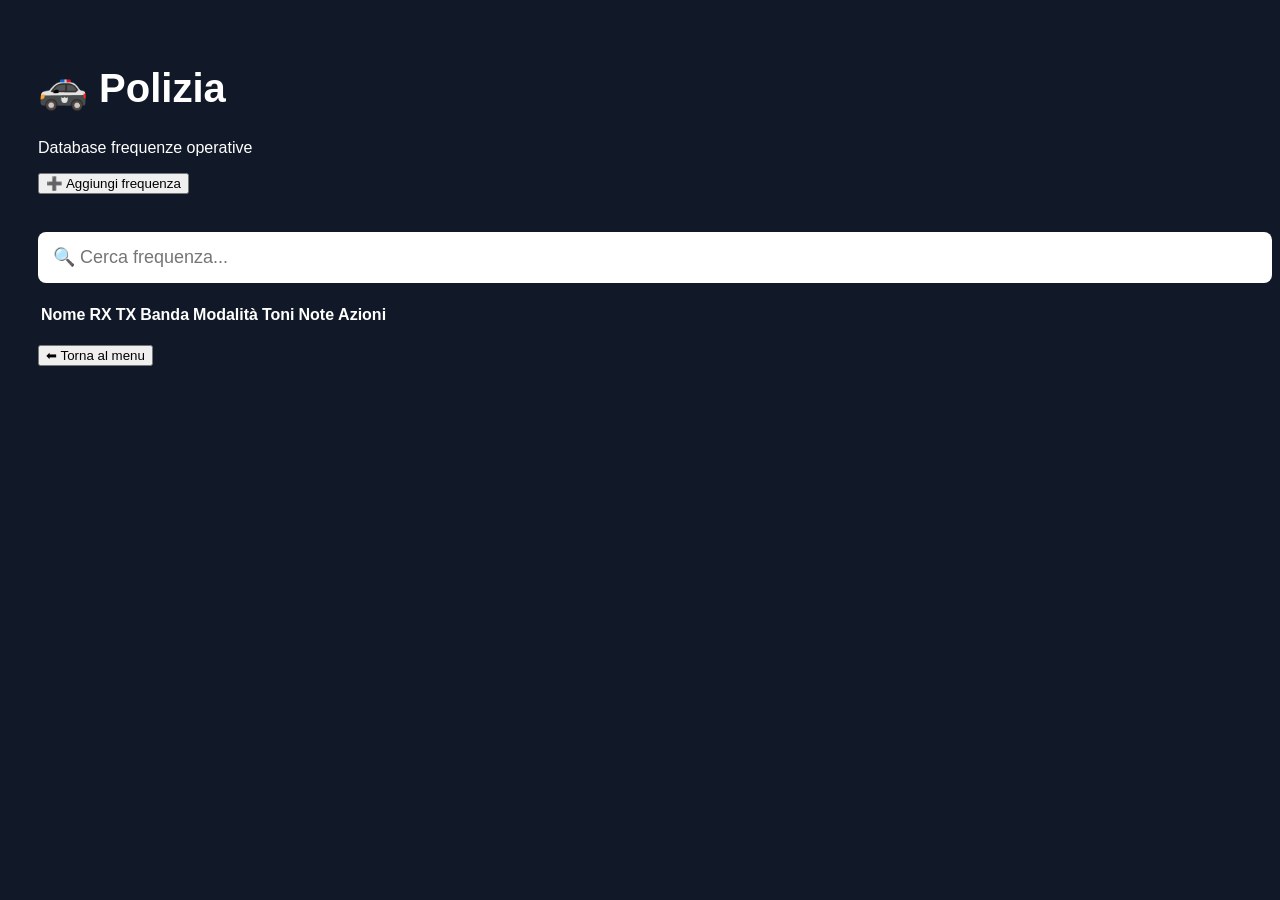
<file: polizia.html>
<!DOCTYPE html>
<html>

<head>
    <title>OPSNET - Polizia</title>
    <link rel="stylesheet" href="Style.css">
</head>


<body onload="caricaFrequenze('polizia')">


<h1>🚓 Polizia</h1>

<p>Database frequenze operative</p>


<button onclick="aggiungiFrequenza()">
➕ Aggiungi frequenza
</button>


<br><br>


<input 
type="text"
id="ricerca"
placeholder="🔍 Cerca frequenza..."
onkeyup="caricaFrequenze('polizia')">



<table>

<thead>

<tr>
<th>Nome</th>
<th>RX</th>
<th>TX</th>
<th>Banda</th>
<th>Modalità</th>
<th>Toni</th>
<th>Note</th>
<th>Azioni</th>
</tr>

</thead>


<tbody id="tabellaFrequenze">

</tbody>


</table>


<br>


<button onclick="window.location.href='portal.html'">
⬅ Torna al menu
</button>



<script src="Script.js"></script>


</body>

</html>
</file>
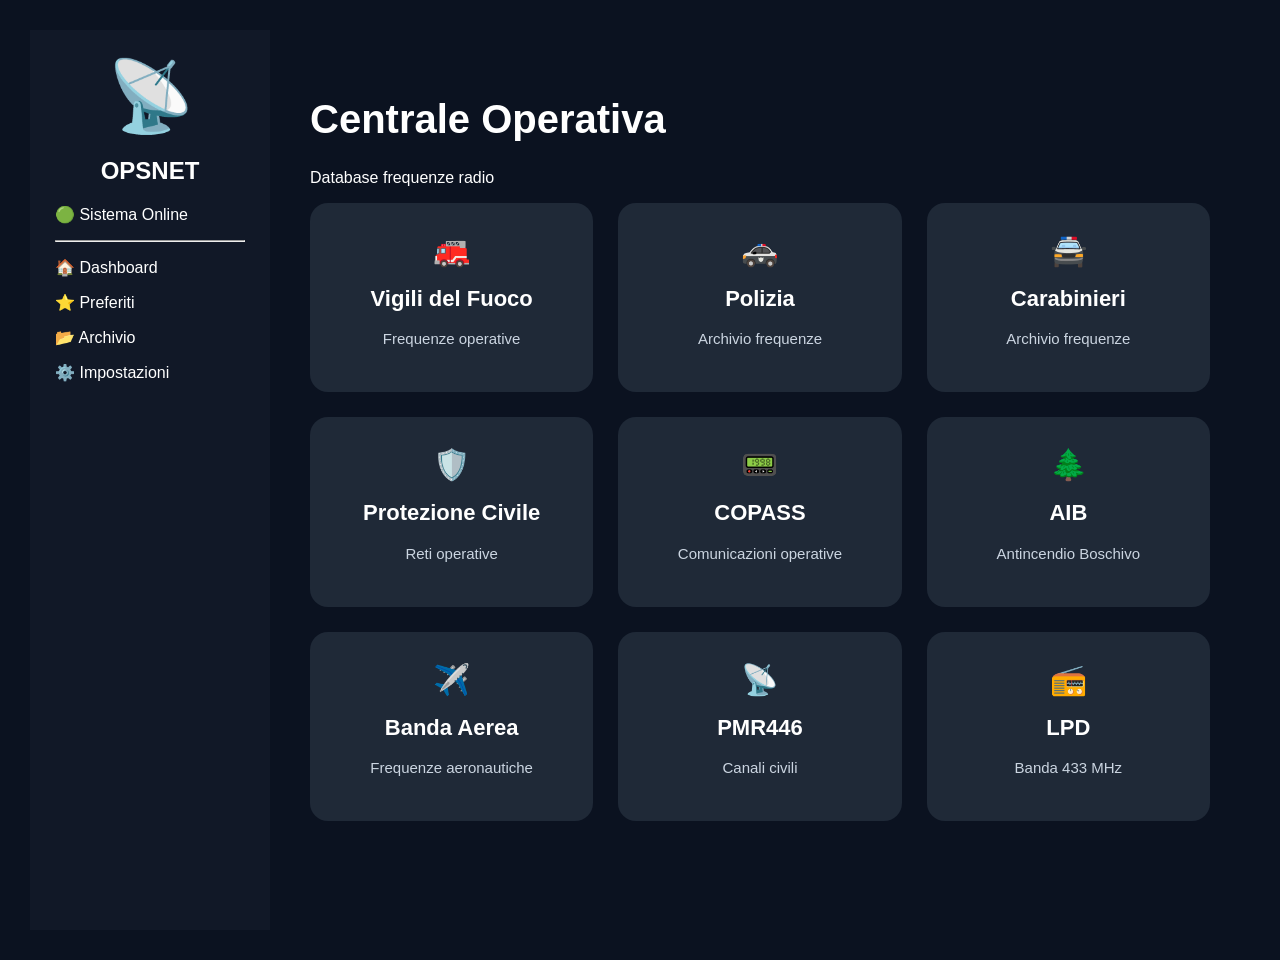
<file: portal.html>
<!DOCTYPE html>
<html>

<head>

<title>OPSNET - Centrale Operativa</title>
<link rel="stylesheet" href="Style.css">

</head>


<body class="dashboard">


<div class="sidebar">

<div class="logo">
📡
</div>

<h2>OPSNET</h2>

<p>🟢 Sistema Online</p>

<hr>

<p>🏠 Dashboard</p>
<p>⭐ Preferiti</p>
<p>📂 Archivio</p>
<p>⚙️ Impostazioni</p>

</div>



<div class="main">

<h1>Centrale Operativa</h1>

<p>Database frequenze radio</p>


<div class="grid">


<div class="card" onclick="apriSettore('vvf')">
🚒
<h2>Vigili del Fuoco</h2>
<p>Frequenze operative</p>
</div>


<div class="card" onclick="apriSettore('polizia')">
🚓
<h2>Polizia</h2>
<p>Archivio frequenze</p>
</div>


<div class="card">
🚔
<h2>Carabinieri</h2>
<p>Archivio frequenze</p>
</div>


<div class="card">
🛡️
<h2>Protezione Civile</h2>
<p>Reti operative</p>
</div>


<div class="card">
📟
<h2>COPASS</h2>
<p>Comunicazioni operative</p>
</div>


<div class="card">
🌲
<h2>AIB</h2>
<p>Antincendio Boschivo</p>
</div>


<div class="card">
✈️
<h2>Banda Aerea</h2>
<p>Frequenze aeronautiche</p>
</div>


<div class="card">
📡
<h2>PMR446</h2>
<p>Canali civili</p>
</div>


<div class="card">
📻
<h2>LPD</h2>
<p>Banda 433 MHz</p>
</div>


</div>

</div>


<script src="Script.js"></script>


</body>

</html>
</file>
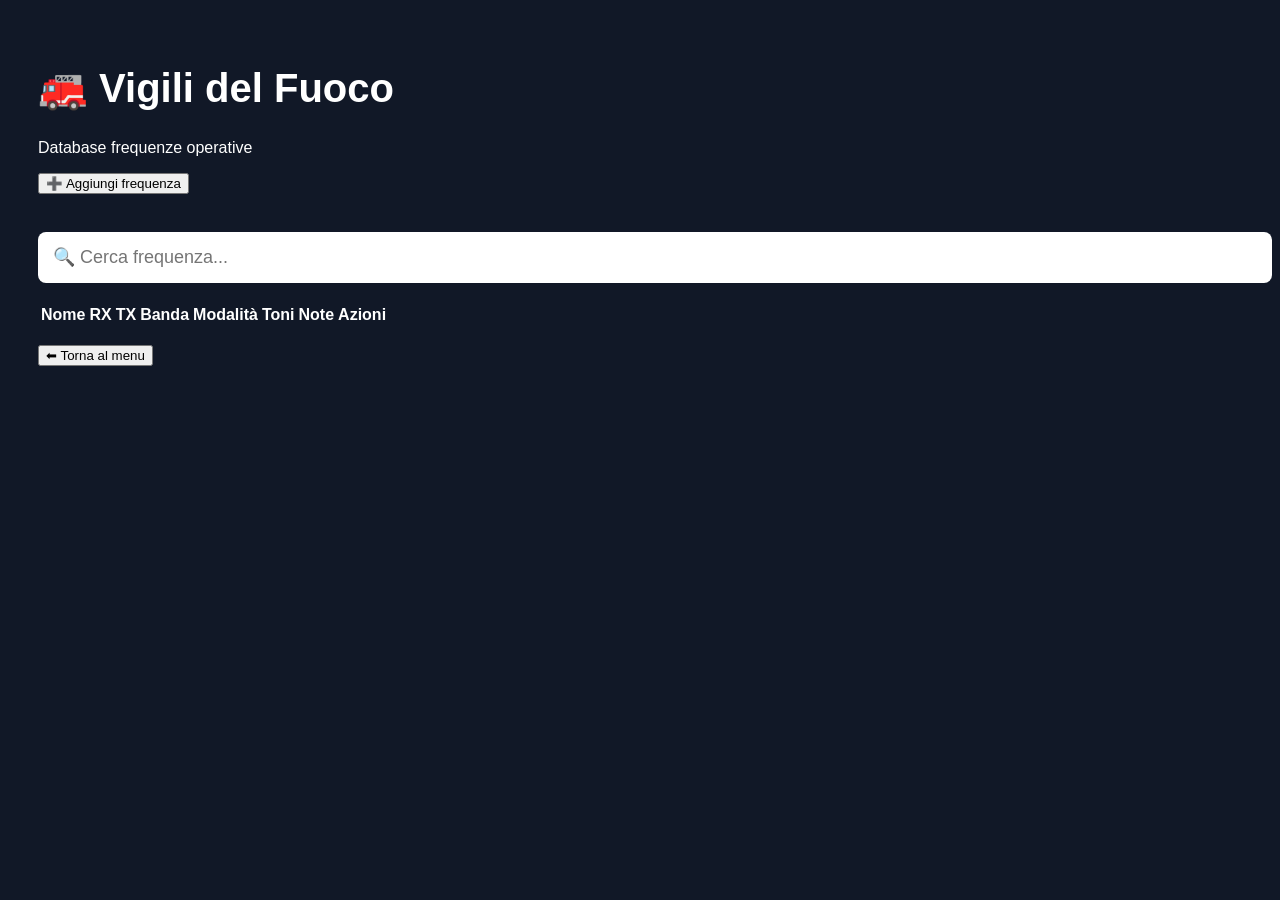
<file: vvf.html>
<!DOCTYPE html>
<html>
<head>
    <title>OPSNET - Vigili del Fuoco</title>
    <link rel="stylesheet" href="Style.css">
</head>

<body>

<h1>🚒 Vigili del Fuoco</h1>
<p>Database frequenze operative</p>

<button onclick="aggiungiFrequenza()">
➕ Aggiungi frequenza
</button>

<br><br>

<input 
type="text"
id="ricerca"
placeholder="🔍 Cerca frequenza..."
onkeyup="caricaFrequenze()">


<table>

<thead>
<tr>
<th>Nome</th>
<th>RX</th>
<th>TX</th>
<th>Banda</th>
<th>Modalità</th>
<th>Toni</th>
<th>Note</th>
<th>Azioni</th>
</tr>
</thead>

<tbody id="tabellaFrequenze">

</tbody>

</table>


<br>

<button onclick="window.location.href='portal.html'">
⬅ Torna al menu
</button>


<script src="Script.js"></script>

</html>
<body onload="caricaFrequenze('vvf')">
</file>
<file: Style.css>
* body {
    background: #111827;
    color: white;
    font-family: Arial, sans-serif;
    padding: 30px;
}

h1 {
    font-size: 40px;
}

input {
    width: 100%;
    padding: 15px;
    margin: 20px 0;
    border-radius: 8px;
    border: none;
    font-size: 18px;
}

.menu {
    display: grid;
    grid-template-columns: repeat(auto-fit,minmax(220px,1fr));
    gap: 20px;
}

.card {
    background: #1f2937;
    padding: 25px;
    border-radius: 15px;
    text-align: center;
    cursor: pointer;
    transition: 0.3s;
    font-size: 35px;
}

.card:hover {
    transform: scale(1.05);
    background: #374151;
}

.card h2 {
    font-size: 22px;
}

.card p {
    font-size: 15px;
    color: #cbd5e1;
}
.login-page {

    min-height:100vh;
    display:flex;
    justify-content:center;
    align-items:center;
    background:#0b1220;

}


.login-box {

    width:380px;
    background:#1f2937;
    padding:40px;
    border-radius:20px;
    text-align:center;
    box-shadow:0 0 30px #000;

}


.login-box .logo {

    font-size:70px;

}


.login-box h1 {

    font-size:45px;
    margin:10px;

}


.login-box p {

    color:#cbd5e1;

}


.status {

    margin:20px;
    padding:10px;
    background:#111827;
    border-radius:10px;

}


.login-box input {

    width:90%;
    padding:15px;
    margin:15px;
    border-radius:10px;
    border:none;
    font-size:16px;

}


.login-box button {

    width:95%;
    padding:15px;
    border:none;
    border-radius:10px;
    background:#2563eb;
    color:white;
    font-size:18px;
    cursor:pointer;

}


.login-box button:hover {

    background:#1d4ed8;

}
.dashboard {

display:flex;
background:#0b1220;
min-height:100vh;

}


.sidebar {

width:240px;
background:#111827;
padding:25px;
color:white;

}


.sidebar .logo {

font-size:60px;
text-align:center;

}


.sidebar h2 {

text-align:center;

}



.main {

flex:1;
padding:40px;
color:white;

}



.grid {

display:grid;
grid-template-columns:
repeat(auto-fit,minmax(230px,1fr));

gap:25px;

}



.card {

background:#1f2937;
padding:30px;
border-radius:18px;
text-align:center;
cursor:pointer;
transition:0.3s;

font-size:30px;

}



.card h2 {

font-size:22px;

}


.card p {

font-size:15px;
color:#cbd5e1;

}



.card:hover {

transform:scale(1.05);
background:#2563eb;

}
.dashboard {

display:flex;
background:#0b1220;
min-height:100vh;

}


.sidebar {

width:240px;
background:#111827;
padding:25px;
color:white;

}


.main {

flex:1;
padding:40px;
color:white;

}
/* ==========================
   OPSNET DASHBOARD
========================== */

body.dashboard {

    display: flex;
    margin: 0;
    background: #0b1220;
    color: white;
    min-height: 100vh;
    font-family: Arial, sans-serif;

}


.sidebar {

    width: 240px;
    background: #111827;
    padding: 25px;
    box-sizing: border-box;

}


.sidebar .logo {

    font-size: 70px;
    text-align: center;

}


.sidebar h2 {

    text-align: center;

}


.main {

    flex: 1;
    padding: 40px;

}


.grid {

    display: grid;
    grid-template-columns: repeat(auto-fit,minmax(220px,1fr));
    gap: 25px;

}


.card {

    background: #1f2937;
    padding: 30px;
    border-radius: 18px;
    text-align: center;
    cursor: pointer;
    font-size: 30px;

}


.card h2 {

    font-size: 22px;

}


.card p {

    font-size: 15px;
    color: #cbd5e1;

}


.card:hover {

    background: #2563eb;

}
</file>
